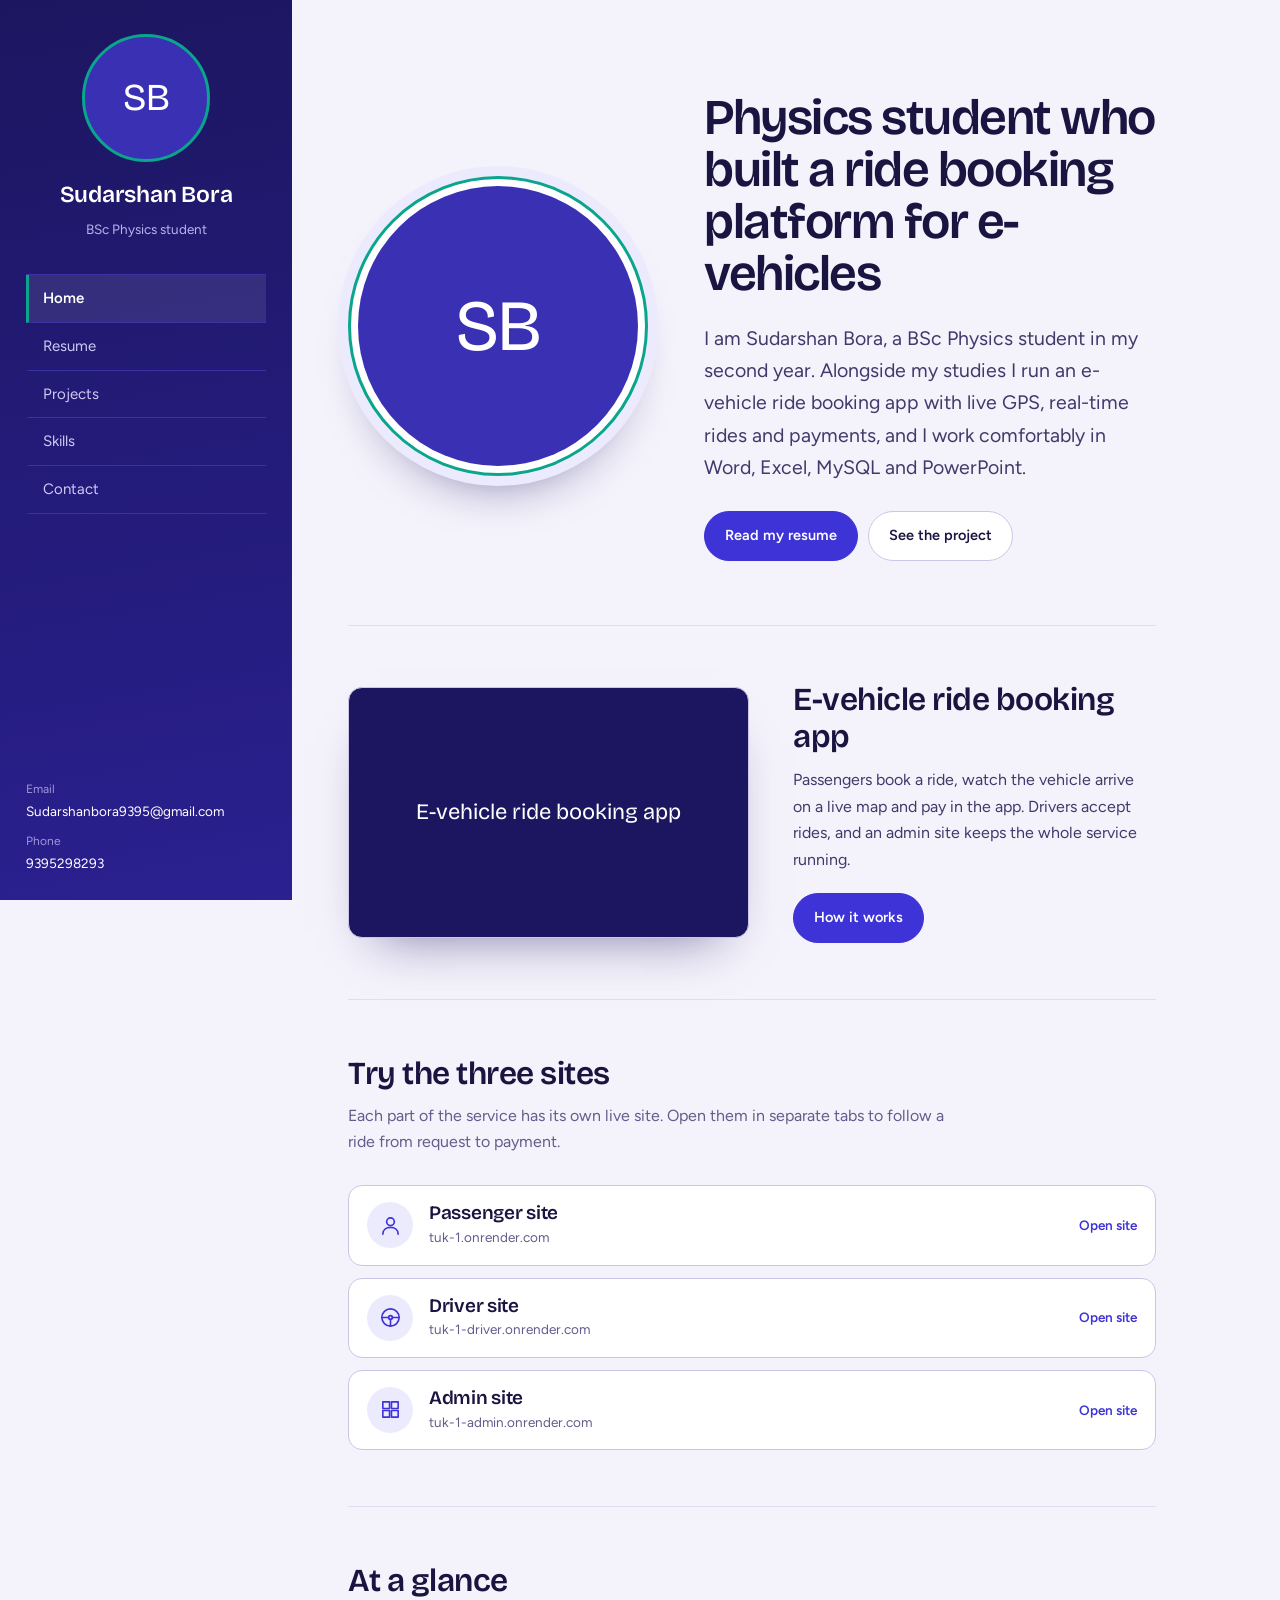
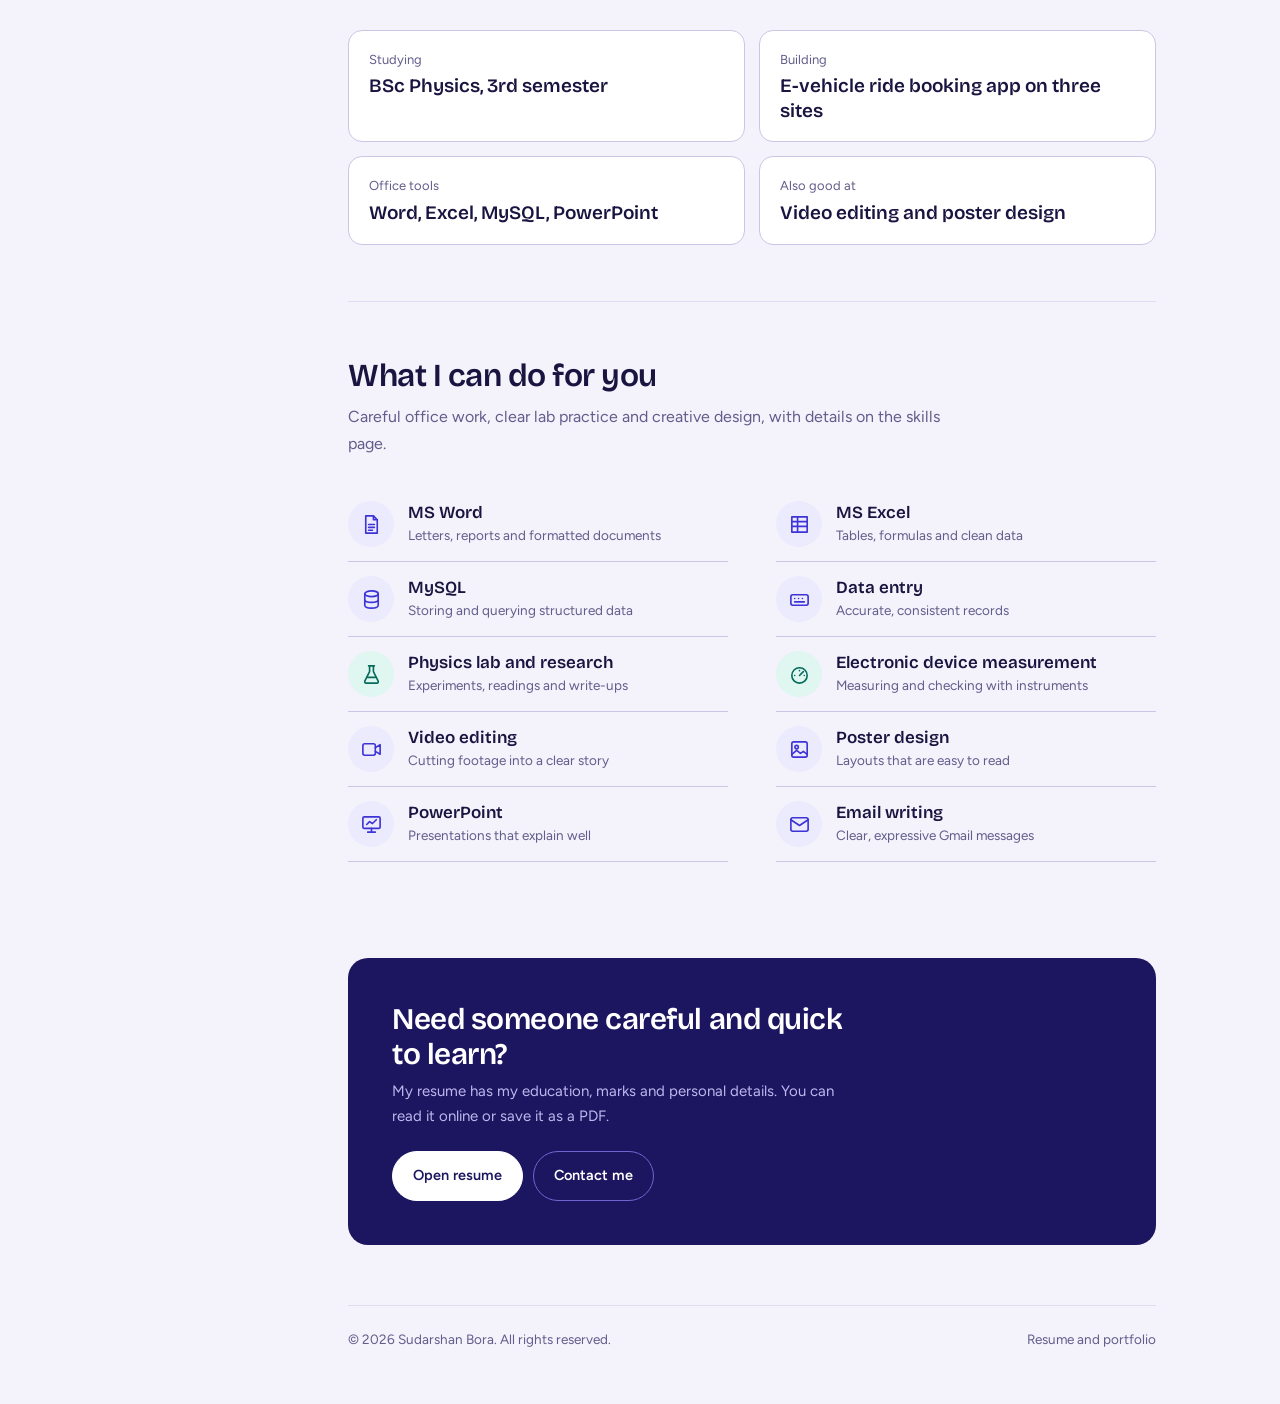
<file: index.html>
<!DOCTYPE html>
<html lang="en">
<head>
<meta charset="utf-8">
<meta name="viewport" content="width=device-width, initial-scale=1">
<title>Sudarshan Bora | BSc Physics student and app builder</title>
<meta name="description" content="Portfolio and resume of Sudarshan Bora, BSc Physics student and owner of an e-vehicle ride booking app with live GPS, real-time rides and payments.">
<meta name="theme-color" content="#1c1660">
<meta property="og:title" content="Sudarshan Bora | BSc Physics student and app builder">
<meta property="og:description" content="Portfolio and resume of Sudarshan Bora, BSc Physics student and owner of an e-vehicle ride booking app with live GPS, real-time rides and payments.">
<meta property="og:image" content="https://iili.io/oJaKAQ9.png">
<link rel="icon" href="favicon.svg" type="image/svg+xml">
<link rel="preconnect" href="https://fonts.googleapis.com">
<link rel="preconnect" href="https://fonts.gstatic.com" crossorigin>
<link href="https://fonts.googleapis.com/css2?family=Bricolage+Grotesque:opsz,wght@12..96,500;12..96,600;12..96,700&family=Figtree:wght@400;500;600;700&display=swap" rel="stylesheet">
<link rel="stylesheet" href="assets/css/style.css">
</head>
<body>
<a class="skip" href="#main">Skip to content</a>
<aside class="side">
<div class="side-top" style="display:contents">
<a class="who" href="index.html"><span class="avatar" data-photo></span><span class="who-t"><b>Sudarshan Bora</b><small>BSc Physics student</small></span></a>
<button class="menu-btn" aria-controls="nav" aria-expanded="false" type="button">Menu</button>
</div>
<nav class="nav" id="nav" aria-label="Main"><a href="index.html" aria-current="page">Home</a><a href="resume.html">Resume</a><a href="projects.html">Projects</a><a href="skills.html">Skills</a><a href="contact.html">Contact</a></nav>
<ul class="side-contact">
<li data-show="email"><small>Email</small><a data-email href="#">email</a></li>
<li data-show="phone"><small>Phone</small><a data-phone href="#">phone</a></li>
<li data-show="location"><small>Location</small><span data-location></span></li>
</ul>
</aside>
<div class="main"><main id="main" class="page">

<style>
.intro.has-portrait{display:grid;grid-template-columns:1fr auto;gap:clamp(24px,5vw,56px);align-items:center}
.portrait{width:clamp(220px,28vw,300px);aspect-ratio:1/1;border-radius:50%;padding:7px;background:var(--paper);border:3px solid var(--teal);box-shadow:0 0 0 10px var(--tint),0 30px 50px -28px rgba(28,22,96,.65);overflow:hidden}
.portrait>*{width:100%;height:100%;border-radius:50%}
.portrait img{object-fit:cover;object-position:center 20%}
.portrait .fallback{display:grid;place-items:center;font-family:var(--display);font-size:72px;color:#fff;background:#3a30b4}
.intro.has-portrait h1{font-size:clamp(32px,4.4vw,50px)}
@media(max-width:820px){.intro.has-portrait{grid-template-columns:1fr}.portrait{order:-1;width:220px;margin:0 auto 6px}}
</style>
<section class="intro has-portrait">
<div class="portrait" data-photo></div>
<div>
<h1>Physics student who built a ride booking platform for e-vehicles</h1>
<p class="lead">I am Sudarshan Bora, a BSc Physics student in my second year. Alongside my studies I run an e-vehicle ride booking app with live GPS, real-time rides and payments, and I work comfortably in Word, Excel, MySQL and PowerPoint.</p>
<div class="cta"><a class="btn primary" href="resume.html">Read my resume</a><a class="btn" href="projects.html">See the project</a></div>
</div>
</section>

<section class="block">
<div class="feature">
<figure class="shot" data-shot><span class="shot-fb">E-vehicle ride booking app</span></figure>
<div>
<h2>E-vehicle ride booking app</h2>
<p>Passengers book a ride, watch the vehicle arrive on a live map and pay in the app. Drivers accept rides, and an admin site keeps the whole service running.</p>
<a class="btn primary" href="projects.html">How it works</a>
</div>
</div>
</section>

<section class="block">
<div class="block-head"><h2>Try the three sites</h2><p>Each part of the service has its own live site. Open them in separate tabs to follow a ride from request to payment.</p></div>
<div class="portals"><a class="portal" href="https://tuk-1.onrender.com" target="_blank" rel="noopener"><span class="ico" data-icon="user"></span><div><h3>Passenger site</h3><span class="url">tuk-1.onrender.com</span></div><span class="go">Open site</span></a><a class="portal" href="https://tuk-1-driver.onrender.com" target="_blank" rel="noopener"><span class="ico" data-icon="steer"></span><div><h3>Driver site</h3><span class="url">tuk-1-driver.onrender.com</span></div><span class="go">Open site</span></a><a class="portal" href="https://tuk-1-admin.onrender.com" target="_blank" rel="noopener"><span class="ico" data-icon="grid"></span><div><h3>Admin site</h3><span class="url">tuk-1-admin.onrender.com</span></div><span class="go">Open site</span></a></div>
</section>

<section class="block">
<div class="block-head"><h2>At a glance</h2></div>
<dl class="glance">
<div><dt>Studying</dt><dd>BSc Physics, 3rd semester</dd></div>
<div><dt>Building</dt><dd>E-vehicle ride booking app on three sites</dd></div>
<div><dt>Office tools</dt><dd>Word, Excel, MySQL, PowerPoint</dd></div>
<div><dt>Also good at</dt><dd>Video editing and poster design</dd></div>
</dl>
</section>

<section class="block">
<div class="block-head"><h2>What I can do for you</h2><p>Careful office work, clear lab practice and creative design, with details on the skills page.</p></div>
<div class="sgrid">
<div class="sitem"><span class="ico" data-icon="word"></span><div><b>MS Word</b><small>Letters, reports and formatted documents</small></div></div>
<div class="sitem"><span class="ico" data-icon="sheet"></span><div><b>MS Excel</b><small>Tables, formulas and clean data</small></div></div>
<div class="sitem"><span class="ico" data-icon="db"></span><div><b>MySQL</b><small>Storing and querying structured data</small></div></div>
<div class="sitem"><span class="ico" data-icon="entry"></span><div><b>Data entry</b><small>Accurate, consistent records</small></div></div>
<div class="sitem"><span class="ico teal" data-icon="flask"></span><div><b>Physics lab and research</b><small>Experiments, readings and write-ups</small></div></div>
<div class="sitem"><span class="ico teal" data-icon="meter"></span><div><b>Electronic device measurement</b><small>Measuring and checking with instruments</small></div></div>
<div class="sitem"><span class="ico" data-icon="video"></span><div><b>Video editing</b><small>Cutting footage into a clear story</small></div></div>
<div class="sitem"><span class="ico" data-icon="poster"></span><div><b>Poster design</b><small>Layouts that are easy to read</small></div></div>
<div class="sitem"><span class="ico" data-icon="slides"></span><div><b>PowerPoint</b><small>Presentations that explain well</small></div></div>
<div class="sitem"><span class="ico" data-icon="mail"></span><div><b>Email writing</b><small>Clear, expressive Gmail messages</small></div></div>
</div>
</section>

<section class="band">
<div><h2>Need someone careful and quick to learn?</h2><p>My resume has my education, marks and personal details. You can read it online or save it as a PDF.</p></div>
<div class="row"><a class="btn" href="resume.html">Open resume</a><a class="btn ghost" href="contact.html">Contact me</a></div>
</section>

<footer class="foot"><span>&copy; <span data-year>2026</span> Sudarshan Bora. All rights reserved.</span><span>Resume and portfolio</span></footer>
</main></div>
<script src="assets/js/config.js"></script>
<script src="assets/js/main.js"></script>
</body>
</html>
</file>
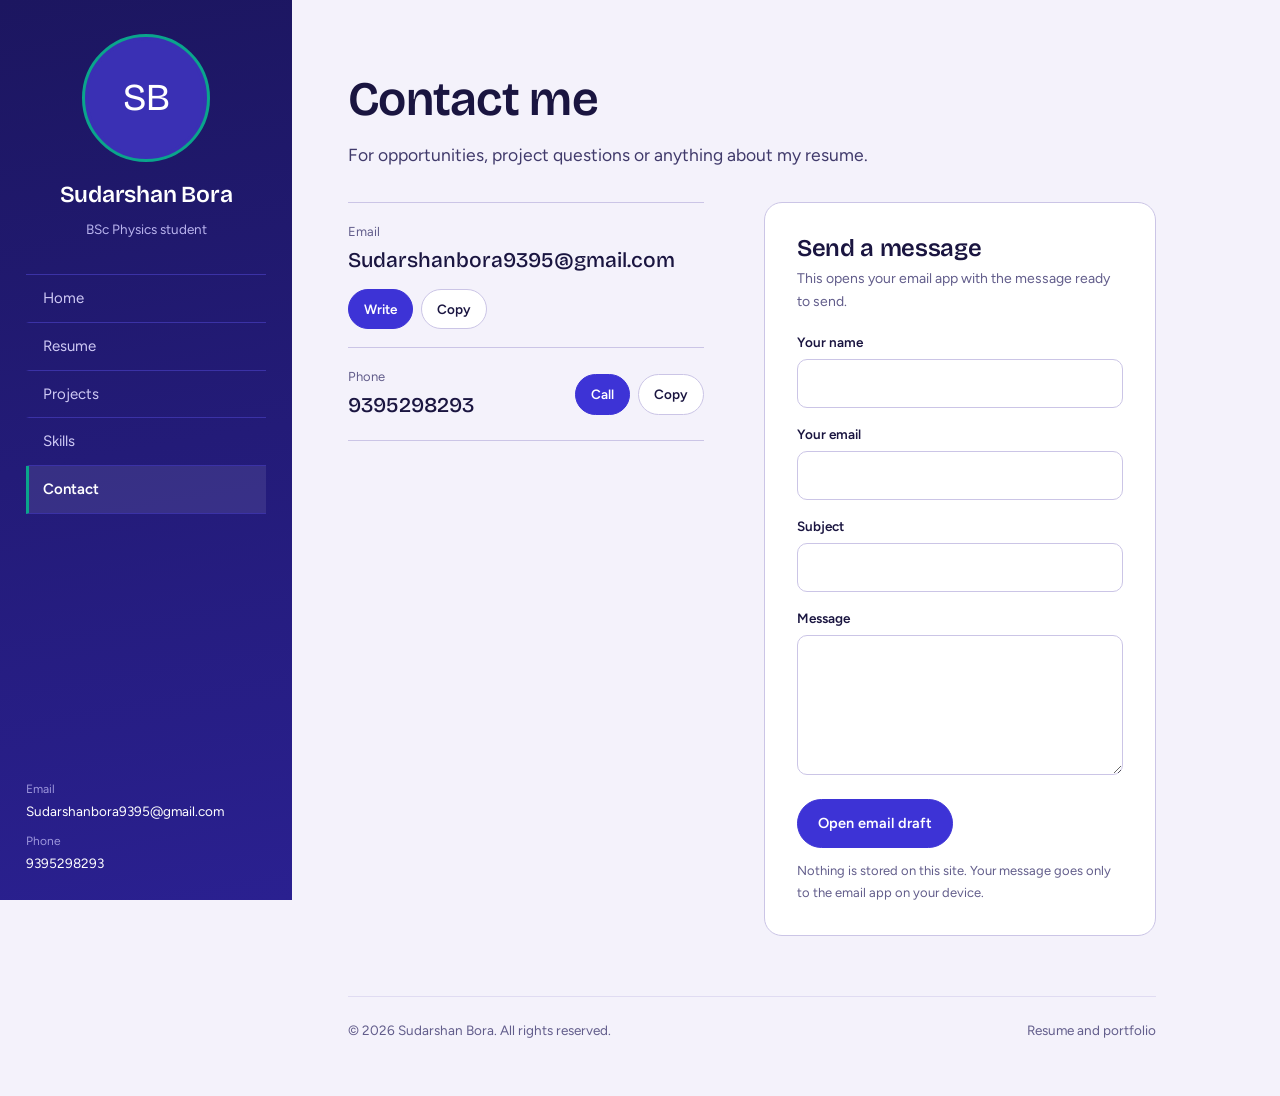
<file: contact.html>
<!DOCTYPE html>
<html lang="en">
<head>
<meta charset="utf-8">
<meta name="viewport" content="width=device-width, initial-scale=1">
<title>Contact | Sudarshan Bora</title>
<meta name="description" content="Contact Sudarshan Bora by email or phone.">
<meta name="theme-color" content="#1c1660">
<meta property="og:title" content="Contact | Sudarshan Bora">
<meta property="og:description" content="Contact Sudarshan Bora by email or phone.">
<meta property="og:image" content="https://iili.io/oJaKAQ9.png">
<link rel="icon" href="favicon.svg" type="image/svg+xml">
<link rel="preconnect" href="https://fonts.googleapis.com">
<link rel="preconnect" href="https://fonts.gstatic.com" crossorigin>
<link href="https://fonts.googleapis.com/css2?family=Bricolage+Grotesque:opsz,wght@12..96,500;12..96,600;12..96,700&family=Figtree:wght@400;500;600;700&display=swap" rel="stylesheet">
<link rel="stylesheet" href="assets/css/style.css">
</head>
<body>
<a class="skip" href="#main">Skip to content</a>
<aside class="side">
<div class="side-top" style="display:contents">
<a class="who" href="index.html"><span class="avatar" data-photo></span><span class="who-t"><b>Sudarshan Bora</b><small>BSc Physics student</small></span></a>
<button class="menu-btn" aria-controls="nav" aria-expanded="false" type="button">Menu</button>
</div>
<nav class="nav" id="nav" aria-label="Main"><a href="index.html">Home</a><a href="resume.html">Resume</a><a href="projects.html">Projects</a><a href="skills.html">Skills</a><a href="contact.html" aria-current="page">Contact</a></nav>
<ul class="side-contact">
<li data-show="email"><small>Email</small><a data-email href="#">email</a></li>
<li data-show="phone"><small>Phone</small><a data-phone href="#">phone</a></li>
<li data-show="location"><small>Location</small><span data-location></span></li>
</ul>
</aside>
<div class="main"><main id="main" class="page">

<section class="page-head"><h1>Contact me</h1><p>For opportunities, project questions or anything about my resume.</p></section>
<div id="contact-empty" class="empty" hidden><b>Contact details are coming soon.</b><p style="margin-top:8px">Please check back shortly.</p></div>
<div class="contact-grid">
<dl class="clist">
<div class="crow" data-show="email"><div><dt>Email</dt><dd><a data-email href="#">email</a></dd></div><div class="acts"><a class="btn small primary" data-email data-keep href="#">Write</a><button class="btn small" type="button" data-copy="email">Copy</button></div></div>
<div class="crow" data-show="phone"><div><dt>Phone</dt><dd><a data-phone href="#">phone</a></dd></div><div class="acts"><a class="btn small primary" data-phone data-keep href="#">Call</a><button class="btn small" type="button" data-copy="phone">Copy</button></div></div>
<div class="crow" data-show="location"><div><dt>Location</dt><dd data-location></dd></div></div>
</dl>
<form class="form" id="contact-form" data-show="email" novalidate>
<h2>Send a message</h2><p class="hint">This opens your email app with the message ready to send.</p>
<div class="field"><label for="f-name">Your name</label><input id="f-name" name="name" type="text" autocomplete="name" required></div>
<div class="field"><label for="f-email">Your email</label><input id="f-email" name="email" type="email" autocomplete="email" required></div>
<div class="field"><label for="f-subject">Subject</label><input id="f-subject" name="subject" type="text"></div>
<div class="field"><label for="f-msg">Message</label><textarea id="f-msg" name="message" required></textarea></div>
<button class="btn primary" type="submit">Open email draft</button>
<p class="note">Nothing is stored on this site. Your message goes only to the email app on your device.</p>
</form>
</div>

<footer class="foot"><span>&copy; <span data-year>2026</span> Sudarshan Bora. All rights reserved.</span><span>Resume and portfolio</span></footer>
</main></div>
<script src="assets/js/config.js"></script>
<script src="assets/js/main.js"></script>
</body>
</html>
</file>
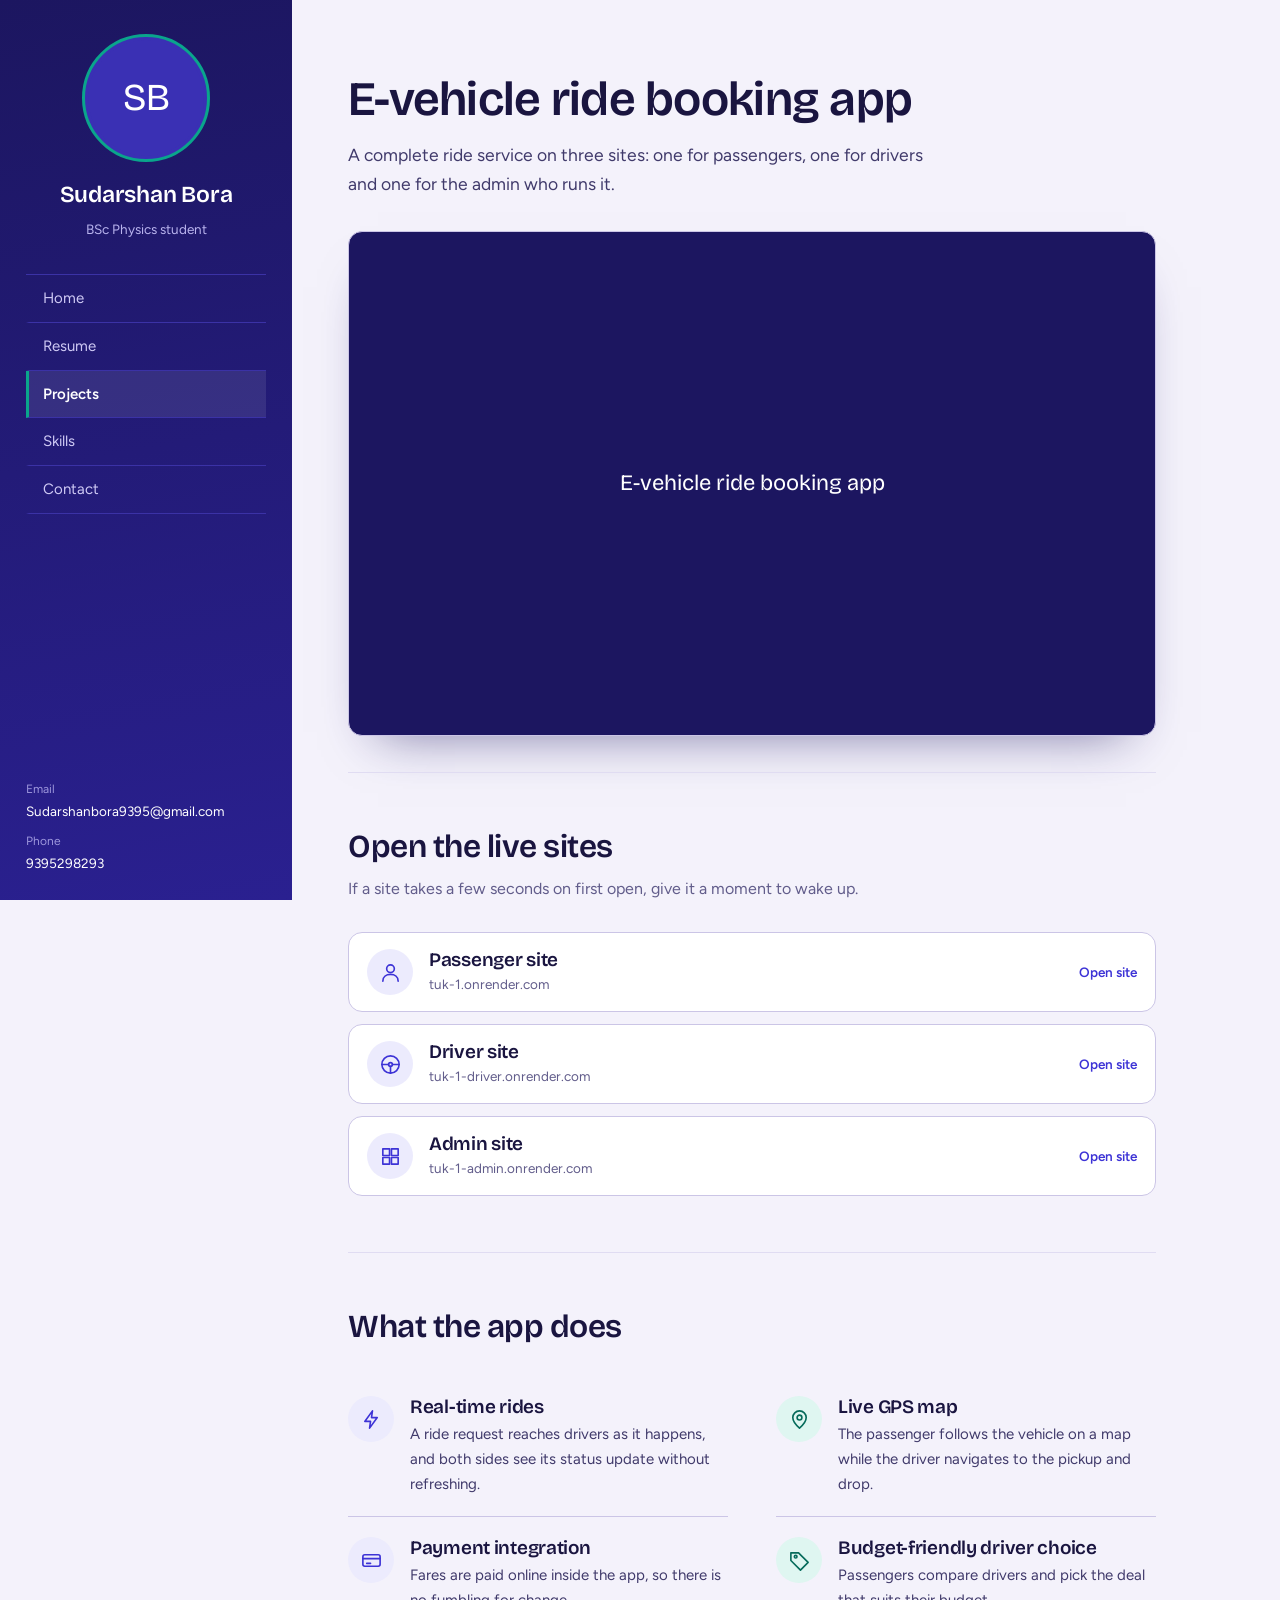
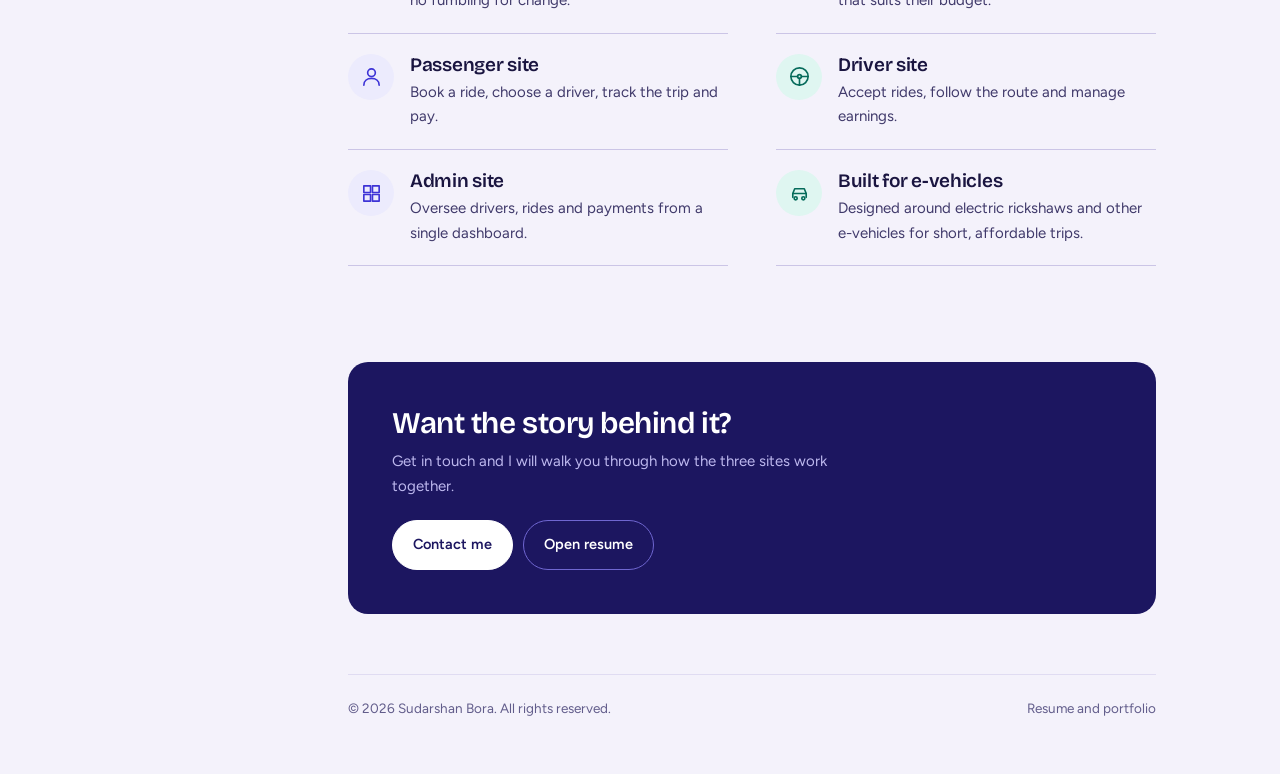
<file: projects.html>
<!DOCTYPE html>
<html lang="en">
<head>
<meta charset="utf-8">
<meta name="viewport" content="width=device-width, initial-scale=1">
<title>Projects | Sudarshan Bora</title>
<meta name="description" content="E-vehicle ride booking app by Sudarshan Bora: real-time rides, live GPS map, payment integration and separate user, driver and admin sites.">
<meta name="theme-color" content="#1c1660">
<meta property="og:title" content="Projects | Sudarshan Bora">
<meta property="og:description" content="E-vehicle ride booking app by Sudarshan Bora: real-time rides, live GPS map, payment integration and separate user, driver and admin sites.">
<meta property="og:image" content="https://iili.io/oJaKAQ9.png">
<link rel="icon" href="favicon.svg" type="image/svg+xml">
<link rel="preconnect" href="https://fonts.googleapis.com">
<link rel="preconnect" href="https://fonts.gstatic.com" crossorigin>
<link href="https://fonts.googleapis.com/css2?family=Bricolage+Grotesque:opsz,wght@12..96,500;12..96,600;12..96,700&family=Figtree:wght@400;500;600;700&display=swap" rel="stylesheet">
<link rel="stylesheet" href="assets/css/style.css">
</head>
<body>
<a class="skip" href="#main">Skip to content</a>
<aside class="side">
<div class="side-top" style="display:contents">
<a class="who" href="index.html"><span class="avatar" data-photo></span><span class="who-t"><b>Sudarshan Bora</b><small>BSc Physics student</small></span></a>
<button class="menu-btn" aria-controls="nav" aria-expanded="false" type="button">Menu</button>
</div>
<nav class="nav" id="nav" aria-label="Main"><a href="index.html">Home</a><a href="resume.html">Resume</a><a href="projects.html" aria-current="page">Projects</a><a href="skills.html">Skills</a><a href="contact.html">Contact</a></nav>
<ul class="side-contact">
<li data-show="email"><small>Email</small><a data-email href="#">email</a></li>
<li data-show="phone"><small>Phone</small><a data-phone href="#">phone</a></li>
<li data-show="location"><small>Location</small><span data-location></span></li>
</ul>
</aside>
<div class="main"><main id="main" class="page">

<section class="page-head"><h1>E-vehicle ride booking app</h1><p>A complete ride service on three sites: one for passengers, one for drivers and one for the admin who runs it.</p></section>
<figure class="shot" data-shot style="margin-bottom:8px"><span class="shot-fb">E-vehicle ride booking app</span></figure>

<section class="block" style="margin-top:36px">
<div class="block-head"><h2>Open the live sites</h2><p>If a site takes a few seconds on first open, give it a moment to wake up.</p></div>
<div class="portals"><a class="portal" href="https://tuk-1.onrender.com" target="_blank" rel="noopener"><span class="ico" data-icon="user"></span><div><h3>Passenger site</h3><span class="url">tuk-1.onrender.com</span></div><span class="go">Open site</span></a><a class="portal" href="https://tuk-1-driver.onrender.com" target="_blank" rel="noopener"><span class="ico" data-icon="steer"></span><div><h3>Driver site</h3><span class="url">tuk-1-driver.onrender.com</span></div><span class="go">Open site</span></a><a class="portal" href="https://tuk-1-admin.onrender.com" target="_blank" rel="noopener"><span class="ico" data-icon="grid"></span><div><h3>Admin site</h3><span class="url">tuk-1-admin.onrender.com</span></div><span class="go">Open site</span></a></div>
</section>

<section class="block">
<div class="block-head"><h2>What the app does</h2></div>
<div class="flist">
<div class="frow"><span class="ico" data-icon="bolt"></span><div><h3>Real-time rides</h3><p>A ride request reaches drivers as it happens, and both sides see its status update without refreshing.</p></div></div><div class="frow"><span class="ico teal" data-icon="pin"></span><div><h3>Live GPS map</h3><p>The passenger follows the vehicle on a map while the driver navigates to the pickup and drop.</p></div></div><div class="frow"><span class="ico" data-icon="pay"></span><div><h3>Payment integration</h3><p>Fares are paid online inside the app, so there is no fumbling for change.</p></div></div><div class="frow"><span class="ico teal" data-icon="tag"></span><div><h3>Budget-friendly driver choice</h3><p>Passengers compare drivers and pick the deal that suits their budget.</p></div></div><div class="frow"><span class="ico" data-icon="user"></span><div><h3>Passenger site</h3><p>Book a ride, choose a driver, track the trip and pay.</p></div></div><div class="frow"><span class="ico teal" data-icon="steer"></span><div><h3>Driver site</h3><p>Accept rides, follow the route and manage earnings.</p></div></div><div class="frow"><span class="ico" data-icon="grid"></span><div><h3>Admin site</h3><p>Oversee drivers, rides and payments from a single dashboard.</p></div></div><div class="frow"><span class="ico teal" data-icon="car"></span><div><h3>Built for e-vehicles</h3><p>Designed around electric rickshaws and other e-vehicles for short, affordable trips.</p></div></div>
</div>
</section>

<section class="band">
<div><h2>Want the story behind it?</h2><p>Get in touch and I will walk you through how the three sites work together.</p></div>
<div class="row"><a class="btn" href="contact.html">Contact me</a><a class="btn ghost" href="resume.html">Open resume</a></div>
</section>

<footer class="foot"><span>&copy; <span data-year>2026</span> Sudarshan Bora. All rights reserved.</span><span>Resume and portfolio</span></footer>
</main></div>
<script src="assets/js/config.js"></script>
<script src="assets/js/main.js"></script>
</body>
</html>
</file>
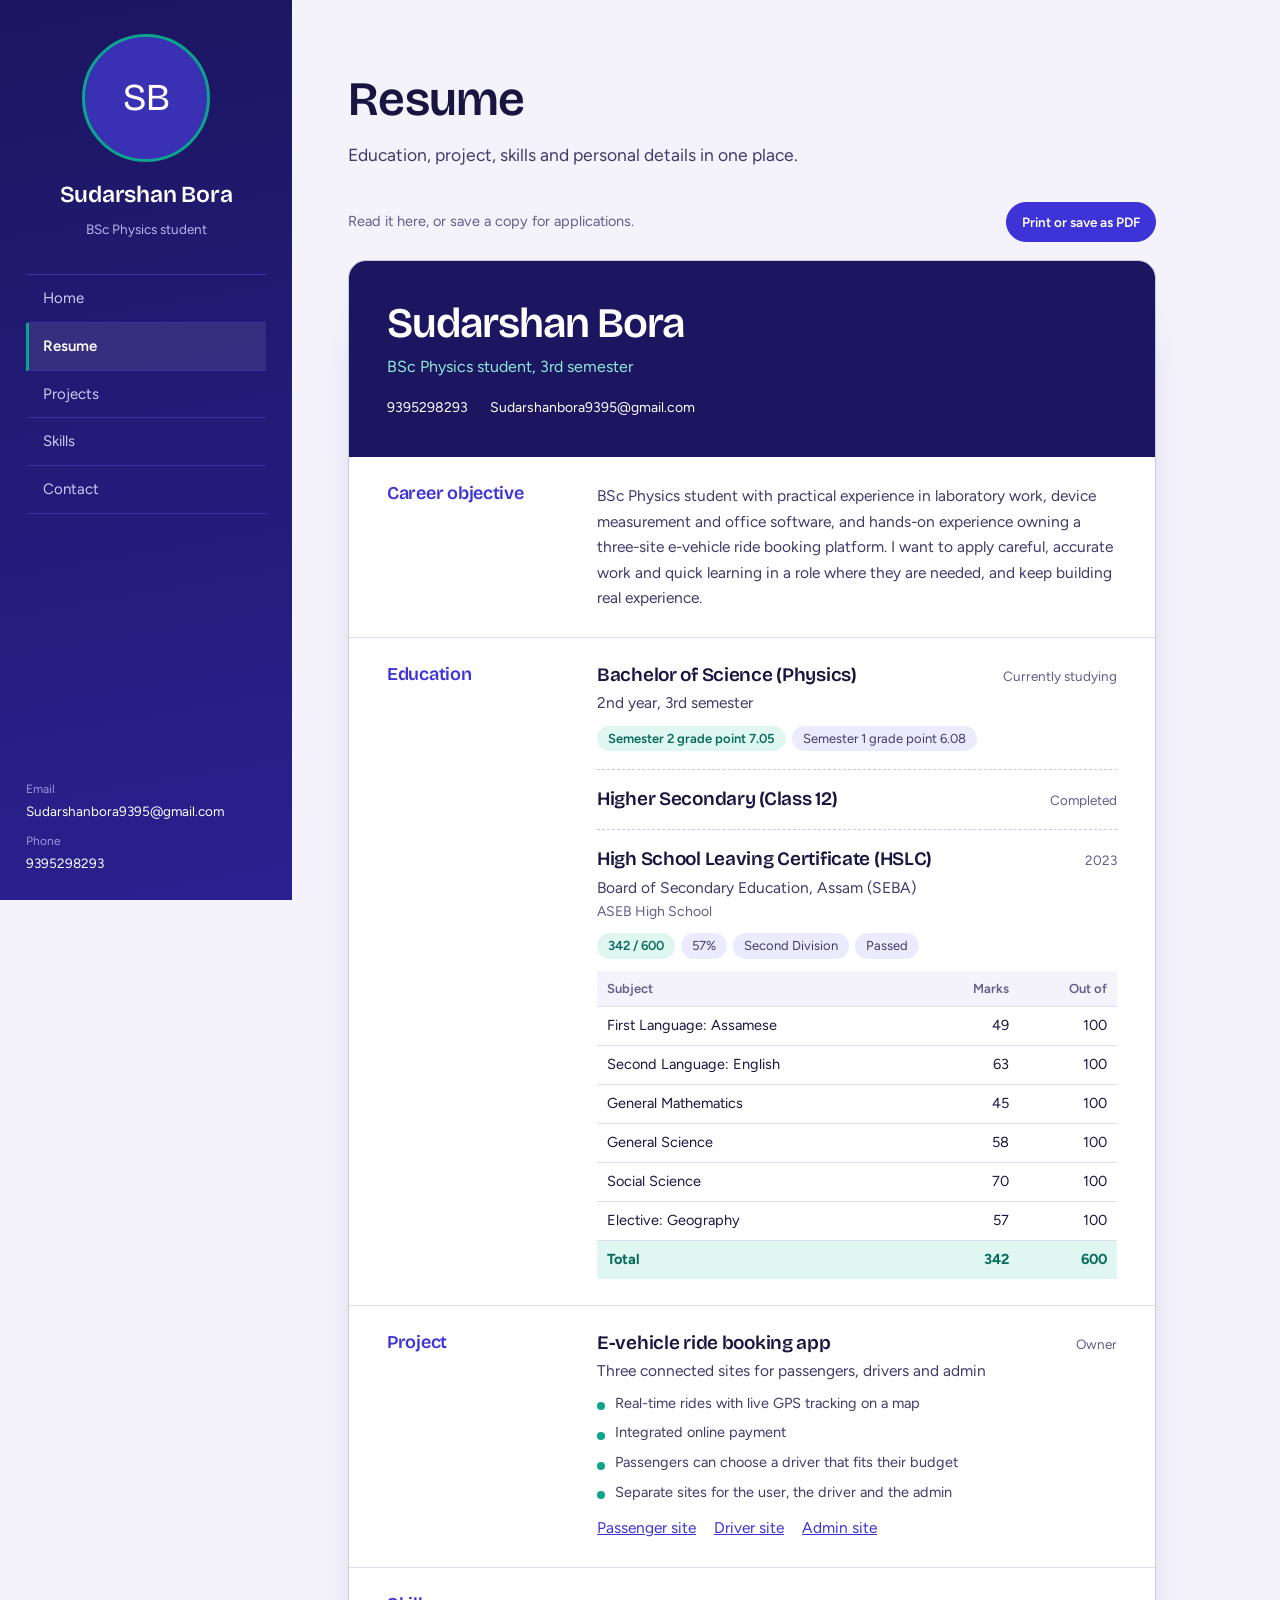
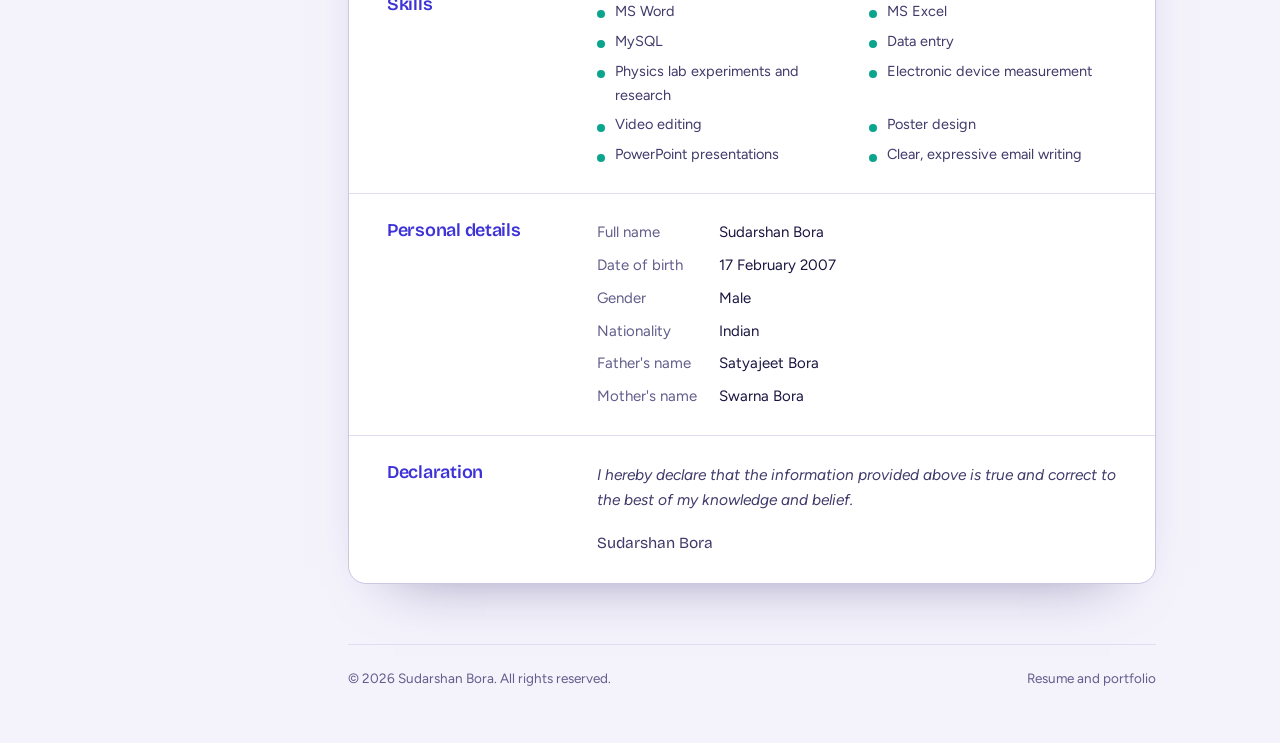
<file: resume.html>
<!DOCTYPE html>
<html lang="en">
<head>
<meta charset="utf-8">
<meta name="viewport" content="width=device-width, initial-scale=1">
<title>Resume | Sudarshan Bora</title>
<meta name="description" content="Resume of Sudarshan Bora: BSc Physics student, HSLC 2023, e-vehicle ride booking app owner, skills and personal details.">
<meta name="theme-color" content="#1c1660">
<meta property="og:title" content="Resume | Sudarshan Bora">
<meta property="og:description" content="Resume of Sudarshan Bora: BSc Physics student, HSLC 2023, e-vehicle ride booking app owner, skills and personal details.">
<meta property="og:image" content="https://iili.io/oJaKAQ9.png">
<link rel="icon" href="favicon.svg" type="image/svg+xml">
<link rel="preconnect" href="https://fonts.googleapis.com">
<link rel="preconnect" href="https://fonts.gstatic.com" crossorigin>
<link href="https://fonts.googleapis.com/css2?family=Bricolage+Grotesque:opsz,wght@12..96,500;12..96,600;12..96,700&family=Figtree:wght@400;500;600;700&display=swap" rel="stylesheet">
<link rel="stylesheet" href="assets/css/style.css">
</head>
<body>
<a class="skip" href="#main">Skip to content</a>
<aside class="side">
<div class="side-top" style="display:contents">
<a class="who" href="index.html"><span class="avatar" data-photo></span><span class="who-t"><b>Sudarshan Bora</b><small>BSc Physics student</small></span></a>
<button class="menu-btn" aria-controls="nav" aria-expanded="false" type="button">Menu</button>
</div>
<nav class="nav" id="nav" aria-label="Main"><a href="index.html">Home</a><a href="resume.html" aria-current="page">Resume</a><a href="projects.html">Projects</a><a href="skills.html">Skills</a><a href="contact.html">Contact</a></nav>
<ul class="side-contact">
<li data-show="email"><small>Email</small><a data-email href="#">email</a></li>
<li data-show="phone"><small>Phone</small><a data-phone href="#">phone</a></li>
<li data-show="location"><small>Location</small><span data-location></span></li>
</ul>
</aside>
<div class="main"><main id="main" class="page">

<section class="page-head"><h1>Resume</h1><p>Education, project, skills and personal details in one place.</p></section>
<div class="cv-tools"><p>Read it here, or save a copy for applications.</p><button class="btn primary small" type="button" data-print>Print or save as PDF</button></div>
<article class="cv">
<header class="cv-head">
<h2>Sudarshan Bora</h2>
<p class="role">BSc Physics student, 3rd semester</p>
<ul>
<li data-show="phone"><a data-phone href="#">phone</a></li>
<li data-show="email"><a data-email href="#">email</a></li>
<li data-show="location"><span data-location></span></li>
</ul>
</header>

<section class="cv-sec"><h3>Career objective</h3>
<p>BSc Physics student with practical experience in laboratory work, device measurement and office software, and hands-on experience owning a three-site e-vehicle ride booking platform. I want to apply careful, accurate work and quick learning in a role where they are needed, and keep building real experience.</p></section>

<section class="cv-sec"><h3>Education</h3>
<div>
<div class="entry"><div class="entry-top"><h4>Bachelor of Science (Physics)</h4><span class="when">Currently studying</span></div>
<p class="org">2nd year, 3rd semester</p>
<div class="chips"><span class="hl">Semester 2 grade point 7.05</span><span>Semester 1 grade point 6.08</span></div></div>
<div class="entry"><div class="entry-top"><h4>Higher Secondary (Class 12)</h4><span class="when">Completed</span></div></div>
<div class="entry"><div class="entry-top"><h4>High School Leaving Certificate (HSLC)</h4><span class="when">2023</span></div>
<p class="org">Board of Secondary Education, Assam (SEBA)<span>ASEB High School</span></p>
<div class="chips"><span class="hl">342 / 600</span><span>57%</span><span>Second Division</span><span>Passed</span></div>
<table class="marks"><thead><tr><th>Subject</th><th>Marks</th><th>Out of</th></tr></thead><tbody><tr><td>First Language: Assamese</td><td>49</td><td>100</td></tr><tr><td>Second Language: English</td><td>63</td><td>100</td></tr><tr><td>General Mathematics</td><td>45</td><td>100</td></tr><tr><td>General Science</td><td>58</td><td>100</td></tr><tr><td>Social Science</td><td>70</td><td>100</td></tr><tr><td>Elective: Geography</td><td>57</td><td>100</td></tr></tbody><tfoot><tr><td>Total</td><td>342</td><td>600</td></tr></tfoot></table></div>
</div></section>

<section class="cv-sec"><h3>Project</h3>
<div class="entry"><div class="entry-top"><h4>E-vehicle ride booking app</h4><span class="when">Owner</span></div>
<p class="org">Three connected sites for passengers, drivers and admin</p>
<ul class="dots" style="margin-top:8px"><li>Real-time rides with live GPS tracking on a map</li><li>Integrated online payment</li><li>Passengers can choose a driver that fits their budget</li><li>Separate sites for the user, the driver and the admin</li></ul>
<p class="plinks"><a href="https://tuk-1.onrender.com" target="_blank" rel="noopener">Passenger site</a><a href="https://tuk-1-driver.onrender.com" target="_blank" rel="noopener">Driver site</a><a href="https://tuk-1-admin.onrender.com" target="_blank" rel="noopener">Admin site</a></p></div></section>

<section class="cv-sec"><h3>Skills</h3>
<ul class="dots twocol"><li>MS Word</li><li>MS Excel</li><li>MySQL</li><li>Data entry</li><li>Physics lab experiments and research</li><li>Electronic device measurement</li><li>Video editing</li><li>Poster design</li><li>PowerPoint presentations</li><li>Clear, expressive email writing</li></ul></section>

<section class="cv-sec"><h3>Personal details</h3>
<dl class="pd">
<dt>Full name</dt><dd>Sudarshan Bora</dd>
<dt>Date of birth</dt><dd>17 February 2007</dd>
<dt>Gender</dt><dd>Male</dd>
<dt>Nationality</dt><dd>Indian</dd>
<dt>Father's name</dt><dd>Satyajeet Bora</dd>
<dt>Mother's name</dt><dd>Swarna Bora</dd>
</dl></section>

<section class="cv-sec"><h3>Declaration</h3>
<div><p class="decl">I hereby declare that the information provided above is true and correct to the best of my knowledge and belief.</p><p class="sign">Sudarshan Bora</p></div></section>
</article>

<footer class="foot"><span>&copy; <span data-year>2026</span> Sudarshan Bora. All rights reserved.</span><span>Resume and portfolio</span></footer>
</main></div>
<script src="assets/js/config.js"></script>
<script src="assets/js/main.js"></script>
</body>
</html>
</file>
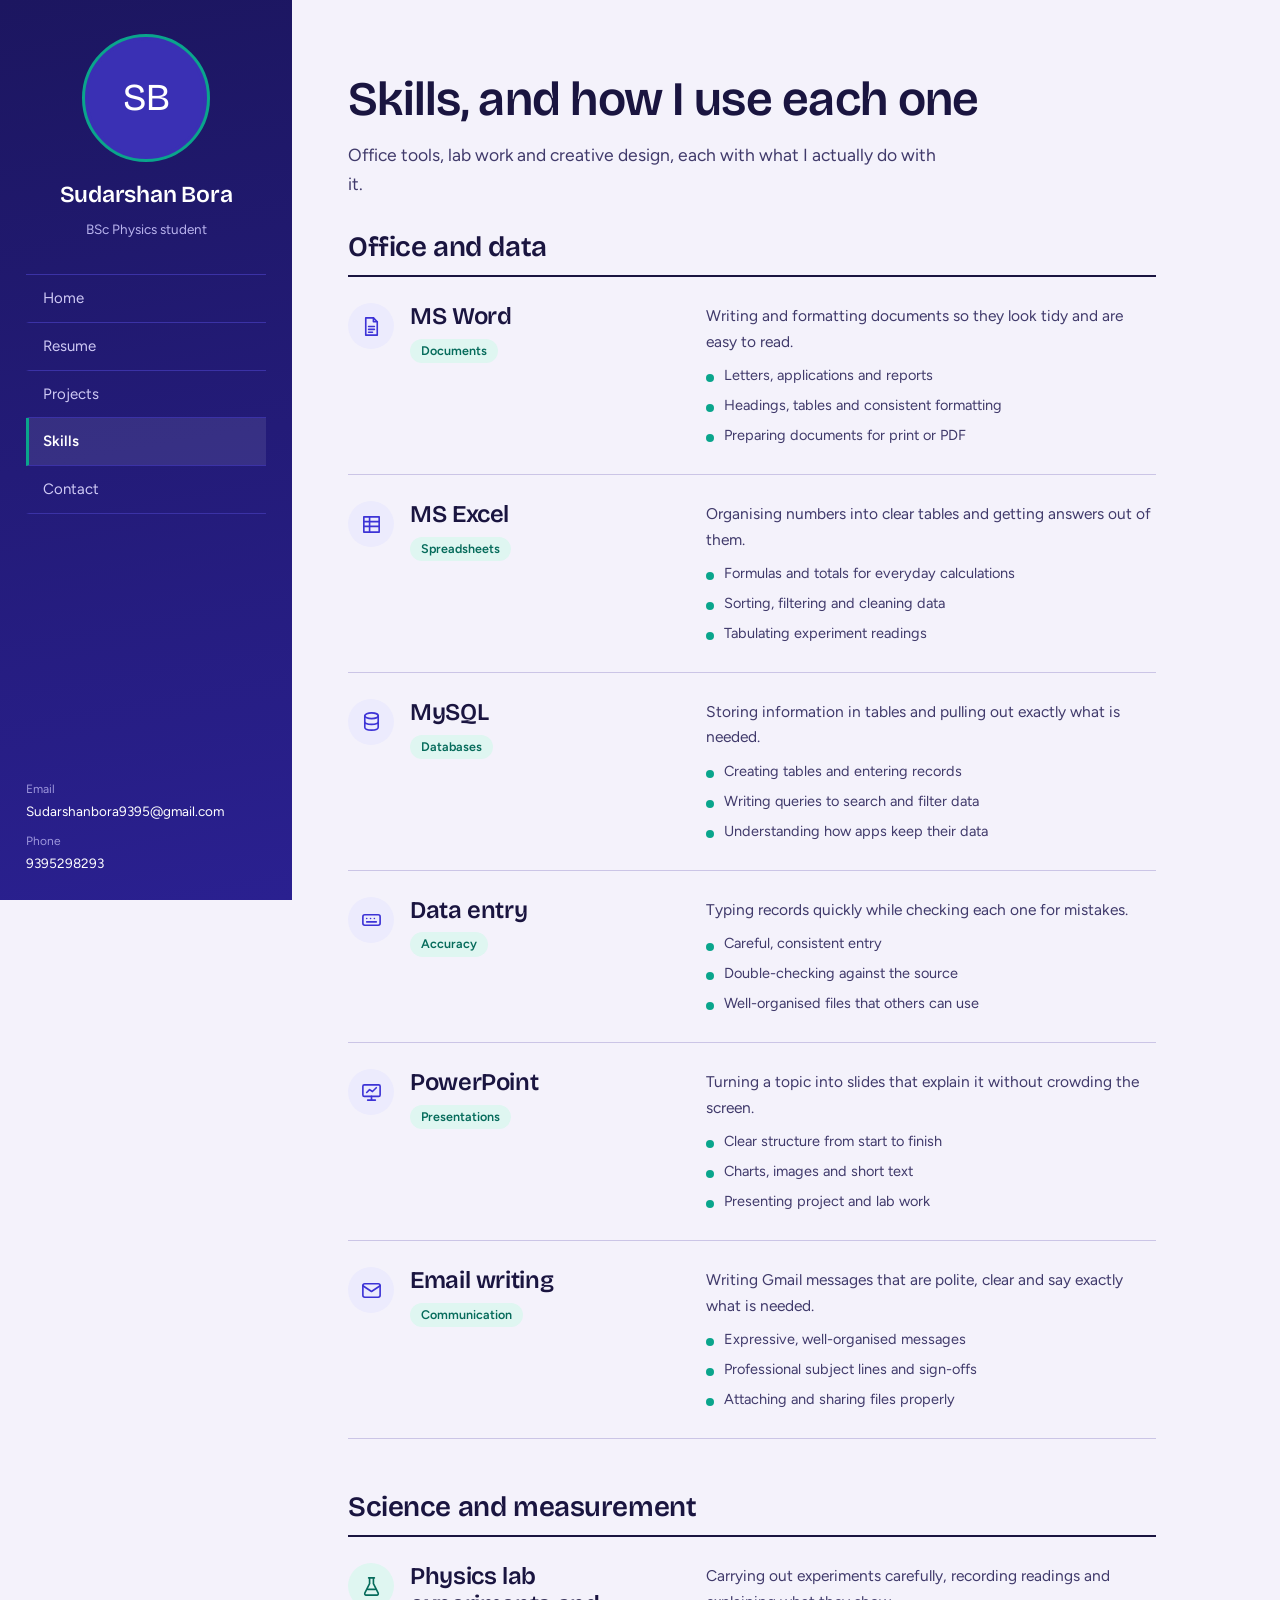
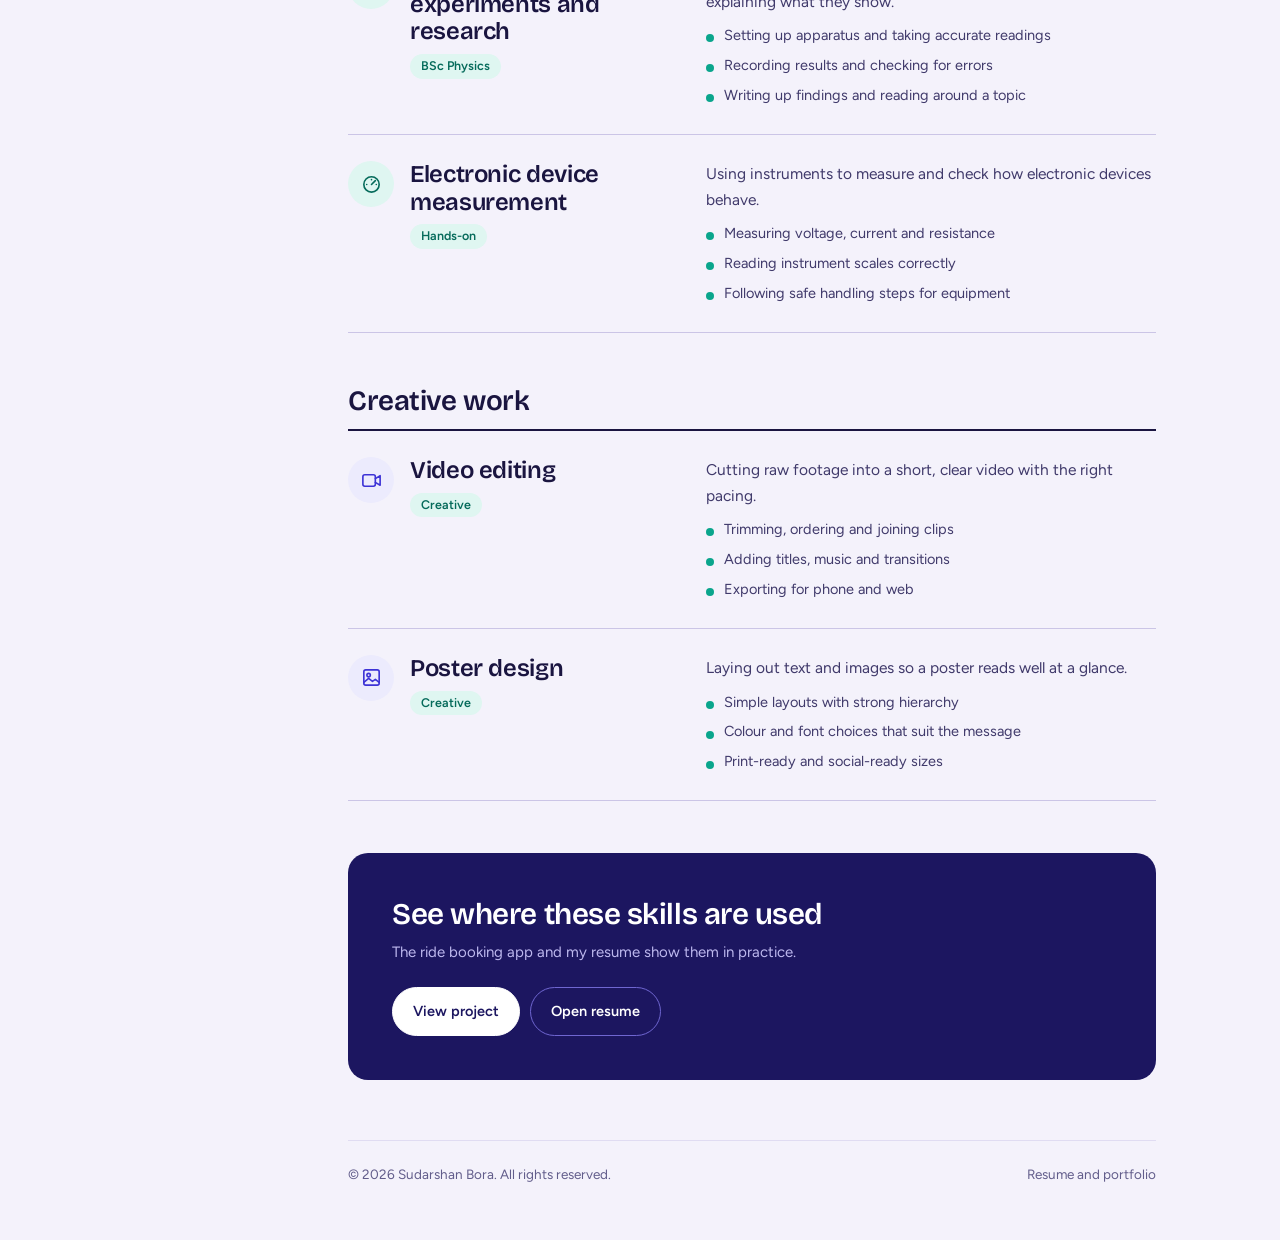
<file: skills.html>
<!DOCTYPE html>
<html lang="en">
<head>
<meta charset="utf-8">
<meta name="viewport" content="width=device-width, initial-scale=1">
<title>Skills | Sudarshan Bora</title>
<meta name="description" content="Skills of Sudarshan Bora: MS Word, Excel, MySQL, data entry, physics lab work, device measurement, video editing, poster design and PowerPoint.">
<meta name="theme-color" content="#1c1660">
<meta property="og:title" content="Skills | Sudarshan Bora">
<meta property="og:description" content="Skills of Sudarshan Bora: MS Word, Excel, MySQL, data entry, physics lab work, device measurement, video editing, poster design and PowerPoint.">
<meta property="og:image" content="https://iili.io/oJaKAQ9.png">
<link rel="icon" href="favicon.svg" type="image/svg+xml">
<link rel="preconnect" href="https://fonts.googleapis.com">
<link rel="preconnect" href="https://fonts.gstatic.com" crossorigin>
<link href="https://fonts.googleapis.com/css2?family=Bricolage+Grotesque:opsz,wght@12..96,500;12..96,600;12..96,700&family=Figtree:wght@400;500;600;700&display=swap" rel="stylesheet">
<link rel="stylesheet" href="assets/css/style.css">
</head>
<body>
<a class="skip" href="#main">Skip to content</a>
<aside class="side">
<div class="side-top" style="display:contents">
<a class="who" href="index.html"><span class="avatar" data-photo></span><span class="who-t"><b>Sudarshan Bora</b><small>BSc Physics student</small></span></a>
<button class="menu-btn" aria-controls="nav" aria-expanded="false" type="button">Menu</button>
</div>
<nav class="nav" id="nav" aria-label="Main"><a href="index.html">Home</a><a href="resume.html">Resume</a><a href="projects.html">Projects</a><a href="skills.html" aria-current="page">Skills</a><a href="contact.html">Contact</a></nav>
<ul class="side-contact">
<li data-show="email"><small>Email</small><a data-email href="#">email</a></li>
<li data-show="phone"><small>Phone</small><a data-phone href="#">phone</a></li>
<li data-show="location"><small>Location</small><span data-location></span></li>
</ul>
</aside>
<div class="main"><main id="main" class="page">

<section class="page-head"><h1>Skills, and how I use each one</h1><p>Office tools, lab work and creative design, each with what I actually do with it.</p></section>

<div class="group"><h2>Office and data</h2>
<article class="srow"><div class="shead"><span class="ico" data-icon="word"></span><div><h3>MS Word</h3><span class="basis">Documents</span></div></div><div class="sbody"><p>Writing and formatting documents so they look tidy and are easy to read.</p><ul><li>Letters, applications and reports</li><li>Headings, tables and consistent formatting</li><li>Preparing documents for print or PDF</li></ul></div></article><article class="srow"><div class="shead"><span class="ico" data-icon="sheet"></span><div><h3>MS Excel</h3><span class="basis">Spreadsheets</span></div></div><div class="sbody"><p>Organising numbers into clear tables and getting answers out of them.</p><ul><li>Formulas and totals for everyday calculations</li><li>Sorting, filtering and cleaning data</li><li>Tabulating experiment readings</li></ul></div></article><article class="srow"><div class="shead"><span class="ico" data-icon="db"></span><div><h3>MySQL</h3><span class="basis">Databases</span></div></div><div class="sbody"><p>Storing information in tables and pulling out exactly what is needed.</p><ul><li>Creating tables and entering records</li><li>Writing queries to search and filter data</li><li>Understanding how apps keep their data</li></ul></div></article><article class="srow"><div class="shead"><span class="ico" data-icon="entry"></span><div><h3>Data entry</h3><span class="basis">Accuracy</span></div></div><div class="sbody"><p>Typing records quickly while checking each one for mistakes.</p><ul><li>Careful, consistent entry</li><li>Double-checking against the source</li><li>Well-organised files that others can use</li></ul></div></article><article class="srow"><div class="shead"><span class="ico" data-icon="slides"></span><div><h3>PowerPoint</h3><span class="basis">Presentations</span></div></div><div class="sbody"><p>Turning a topic into slides that explain it without crowding the screen.</p><ul><li>Clear structure from start to finish</li><li>Charts, images and short text</li><li>Presenting project and lab work</li></ul></div></article><article class="srow"><div class="shead"><span class="ico" data-icon="mail"></span><div><h3>Email writing</h3><span class="basis">Communication</span></div></div><div class="sbody"><p>Writing Gmail messages that are polite, clear and say exactly what is needed.</p><ul><li>Expressive, well-organised messages</li><li>Professional subject lines and sign-offs</li><li>Attaching and sharing files properly</li></ul></div></article>
</div>

<div class="group"><h2>Science and measurement</h2>
<article class="srow"><div class="shead"><span class="ico teal" data-icon="flask"></span><div><h3>Physics lab experiments and research</h3><span class="basis">BSc Physics</span></div></div><div class="sbody"><p>Carrying out experiments carefully, recording readings and explaining what they show.</p><ul><li>Setting up apparatus and taking accurate readings</li><li>Recording results and checking for errors</li><li>Writing up findings and reading around a topic</li></ul></div></article><article class="srow"><div class="shead"><span class="ico teal" data-icon="meter"></span><div><h3>Electronic device measurement</h3><span class="basis">Hands-on</span></div></div><div class="sbody"><p>Using instruments to measure and check how electronic devices behave.</p><ul><li>Measuring voltage, current and resistance</li><li>Reading instrument scales correctly</li><li>Following safe handling steps for equipment</li></ul></div></article>
</div>

<div class="group"><h2>Creative work</h2>
<article class="srow"><div class="shead"><span class="ico" data-icon="video"></span><div><h3>Video editing</h3><span class="basis">Creative</span></div></div><div class="sbody"><p>Cutting raw footage into a short, clear video with the right pacing.</p><ul><li>Trimming, ordering and joining clips</li><li>Adding titles, music and transitions</li><li>Exporting for phone and web</li></ul></div></article><article class="srow"><div class="shead"><span class="ico" data-icon="poster"></span><div><h3>Poster design</h3><span class="basis">Creative</span></div></div><div class="sbody"><p>Laying out text and images so a poster reads well at a glance.</p><ul><li>Simple layouts with strong hierarchy</li><li>Colour and font choices that suit the message</li><li>Print-ready and social-ready sizes</li></ul></div></article>
</div>

<section class="band">
<div><h2>See where these skills are used</h2><p>The ride booking app and my resume show them in practice.</p></div>
<div class="row"><a class="btn" href="projects.html">View project</a><a class="btn ghost" href="resume.html">Open resume</a></div>
</section>

<footer class="foot"><span>&copy; <span data-year>2026</span> Sudarshan Bora. All rights reserved.</span><span>Resume and portfolio</span></footer>
</main></div>
<script src="assets/js/config.js"></script>
<script src="assets/js/main.js"></script>
</body>
</html>
</file>
<file: assets/css/style.css>
/* Sudarshan Bora portfolio - stylesheet */
:root{
  --bg:#f4f2fb; --paper:#fff; --ink:#1a1540; --ink-2:#403a6b; --mute:#625d8b;
  --line:#e0dcf2; --line-2:#cbc5e6; --indigo:#3d33d6; --indigo-d:#2f26b0;
  --deep:#1c1660; --deep-2:#2a2090; --teal:#0aa58c; --teal-d:#066b5b; --teal-soft:#dff6f1; --tint:#ecebfd;
  --display:"Bricolage Grotesque","Trebuchet MS",system-ui,sans-serif;
  --sans:"Figtree",system-ui,-apple-system,"Segoe UI",Roboto,sans-serif;
  --side:292px; --gut:clamp(20px,5vw,56px);
}
*,*::before,*::after{box-sizing:border-box}
html{-webkit-text-size-adjust:100%;scroll-behavior:smooth}
body{margin:0;background:var(--bg);color:var(--ink);font-family:var(--sans);font-size:16px;line-height:1.65;-webkit-font-smoothing:antialiased;display:grid;grid-template-columns:var(--side) 1fr;min-height:100vh}
img{max-width:100%;display:block}
a{color:var(--indigo)}
h1,h2,h3,h4{font-family:var(--display);font-weight:600;margin:0;letter-spacing:-.015em;line-height:1.15}
p{margin:0} ul{margin:0;padding:0;list-style:none} dl,dd{margin:0}
button{font:inherit;color:inherit}
:focus-visible{outline:3px solid var(--teal);outline-offset:2px;border-radius:4px}
.skip{position:absolute;left:-999px;top:8px;background:var(--deep);color:#fff;padding:8px 14px;z-index:100}
.skip:focus{left:8px}

/* sidebar */
.side{position:sticky;top:0;height:100vh;background:linear-gradient(170deg,var(--deep) 0%,var(--deep-2) 100%);color:#dedbf7;display:flex;flex-direction:column;padding:34px 26px 26px;overflow-y:auto}
.who{display:flex;flex-direction:column;align-items:center;text-align:center;text-decoration:none;color:#fff;gap:14px}
.avatar{width:128px;height:128px;border-radius:50%;overflow:hidden;background:#3a30b4;border:3px solid var(--teal);padding:3px;flex:none;display:block}
.avatar>*{border-radius:50%;width:100%;height:100%}
.avatar img{object-fit:cover;object-position:center 22%}
.avatar .fallback{display:grid;place-items:center;font-family:var(--display);font-size:38px;color:#fff;background:#3a30b4}
.who-t b{display:block;font-family:var(--display);font-size:23px;font-weight:600;letter-spacing:-.01em}
.who-t small{display:block;margin-top:4px;font-size:13.5px;color:#b9b4ee}
.menu-btn{display:none}
.nav{display:flex;flex-direction:column;margin-top:34px;border-top:1px solid #3b32a6}
.nav a{display:block;color:#cfcaf5;text-decoration:none;font-size:15px;padding:11px 14px;border-bottom:1px solid #3b32a6;border-left:3px solid transparent}
.nav a:hover{color:#fff;background:rgba(255,255,255,.06)}
.nav a[aria-current="page"]{color:#fff;font-weight:600;border-left-color:var(--teal);background:rgba(255,255,255,.09)}
.side-contact{margin-top:auto;padding-top:28px;font-size:13.5px}
.side-contact li{margin-top:10px;color:#cfcaf5;overflow-wrap:anywhere}
.side-contact small{display:block;color:#9d97dc;font-size:12px}
.side-contact a{color:#fff;text-decoration:none}
.side-contact a:hover{text-decoration:underline}

/* main */
.main{min-width:0}
.page{max-width:920px;padding:0 var(--gut) 24px}
.page-head{padding:clamp(40px,7vw,72px) 0 clamp(20px,3vw,32px)}
.page-head h1{font-size:clamp(32px,4.8vw,48px);max-width:16em}
.page-head p{margin-top:14px;color:var(--ink-2);font-size:17.5px;max-width:34em}
.block{padding:clamp(34px,5vw,56px) 0;border-top:1px solid var(--line)}
.block>h2,.block-head h2{font-size:clamp(25px,3.4vw,32px)}
.block-head{margin-bottom:clamp(20px,3vw,30px);max-width:38em}
.block-head p{margin-top:10px;color:var(--mute);font-size:16px}

/* buttons */
.btn{display:inline-flex;align-items:center;gap:8px;font-size:14.5px;font-weight:600;padding:12px 20px;border-radius:999px;border:1.5px solid var(--line-2);background:var(--paper);color:var(--ink);text-decoration:none;cursor:pointer;transition:border-color .15s,background .15s}
.btn:hover{border-color:var(--indigo)}
.btn.primary{background:var(--indigo);border-color:var(--indigo);color:#fff}
.btn.primary:hover{background:var(--indigo-d);border-color:var(--indigo-d)}
.btn.small{padding:8px 15px;font-size:13.5px}
.cta{display:flex;flex-wrap:wrap;gap:10px;margin-top:28px}

/* icons */
.ico{width:46px;height:46px;border-radius:50%;background:var(--tint);color:var(--indigo);display:grid;place-items:center;flex:none}
.ico svg{width:23px;height:23px;fill:none;stroke:currentColor;stroke-width:1.7;stroke-linecap:round;stroke-linejoin:round}
.ico.teal{background:var(--teal-soft);color:var(--teal-d)}

/* intro (graph paper) */

.intro{position:relative;padding:clamp(44px,8vw,92px) 0 clamp(36px,6vw,64px)}

.intro>*{position:relative}
.intro h1{font-size:clamp(36px,6vw,64px);line-height:1.04;letter-spacing:-.03em;max-width:12.5em}
.intro .lead{margin-top:22px;font-size:clamp(17px,2vw,19.5px);color:var(--ink-2);max-width:31em}

/* featured project */
.feature{display:grid;grid-template-columns:1.05fr .95fr;gap:clamp(22px,4vw,44px);align-items:center}
.shot{margin:0;border-radius:14px;overflow:hidden;border:1px solid var(--line-2);background:var(--deep);box-shadow:0 26px 50px -30px rgba(28,22,96,.6);aspect-ratio:16/10}
.shot img{width:100%;height:100%;object-fit:cover}
.shot .shot-fb{display:none;width:100%;height:100%;place-items:center;color:#fff;font-family:var(--display);font-size:22px;padding:20px;text-align:center}
.shot.nofile .shot-fb{display:grid}
.feature h2{font-size:clamp(25px,3.4vw,32px)}
.feature p{margin-top:12px;color:var(--ink-2)}
.feature .btn{margin-top:20px}
@media(max-width:820px){.feature{grid-template-columns:1fr}}

/* portals */
.portals{display:grid;gap:12px}
.portal{display:flex;align-items:center;gap:16px;padding:16px 18px;background:var(--paper);border:1.5px solid var(--line-2);border-radius:14px;text-decoration:none;color:var(--ink);transition:border-color .15s,transform .15s}
.portal:hover{border-color:var(--indigo)}
.portal div{min-width:0;flex:1}
.portal h3{font-size:19px}
.portal span.url{display:block;font-size:13.5px;color:var(--mute);overflow-wrap:anywhere;margin-top:2px}
.portal .go{font-size:13.5px;font-weight:600;color:var(--indigo);white-space:nowrap}

/* feature list */
.flist{display:grid;grid-template-columns:1fr 1fr;gap:0 clamp(20px,4vw,48px)}
.frow{display:flex;gap:16px;padding:20px 0;border-bottom:1px solid var(--line-2)}
.frow h3{font-size:19px}
.frow p{margin-top:4px;font-size:15px;color:var(--ink-2)}
@media(max-width:700px){.flist{grid-template-columns:1fr}}

/* glance */
.glance{display:grid;grid-template-columns:1fr 1fr;gap:14px}
.glance div{background:var(--paper);border:1px solid var(--line-2);border-radius:14px;padding:18px 20px}
.glance dt{font-size:13px;color:var(--mute)}
.glance dd{margin-top:4px;font-family:var(--display);font-size:19px;font-weight:600;line-height:1.3}
@media(max-width:620px){.glance{grid-template-columns:1fr}}

/* skill grid (home) */
.sgrid{display:grid;grid-template-columns:1fr 1fr;gap:0 clamp(20px,4vw,48px)}
.sitem{display:flex;gap:14px;align-items:center;padding:14px 0;border-bottom:1px solid var(--line-2)}
.sitem b{font-family:var(--display);font-weight:600;font-size:17px;display:block;line-height:1.25}
.sitem small{display:block;font-size:13.5px;color:var(--mute)}
@media(max-width:620px){.sgrid{grid-template-columns:1fr}}

/* band */
.band{margin:clamp(24px,4vw,40px) 0 0;background:var(--deep);color:#fff;border-radius:20px;padding:clamp(26px,5vw,44px);display:flex;justify-content:space-between;align-items:center;gap:22px;flex-wrap:wrap}
.band h2{font-size:clamp(22px,3.2vw,30px);max-width:16em}
.band p{margin-top:8px;color:#bdb8ee;font-size:15px;max-width:30em}
.band .btn{background:#fff;border-color:#fff;color:var(--deep)}
.band .btn.ghost{background:transparent;color:#fff;border-color:#6f66d1}
.band .btn.ghost:hover{border-color:#fff}
.band .row{display:flex;gap:10px;flex-wrap:wrap}

/* skills page */
.group{margin-bottom:clamp(30px,5vw,52px)}
.group>h2{font-size:clamp(23px,3vw,28px);padding-bottom:12px;border-bottom:2px solid var(--ink)}
.group>p{margin-top:10px;color:var(--mute);font-size:15.5px;max-width:36em}
.srow{display:grid;grid-template-columns:1fr 1.45fr;gap:clamp(18px,4vw,48px);padding:26px 0;border-bottom:1px solid var(--line-2)}
.shead{display:flex;gap:16px}
.shead h3{font-size:clamp(20px,2.6vw,24px)}
.basis{display:inline-block;margin-top:8px;font-size:12.5px;color:var(--teal-d);background:var(--teal-soft);border-radius:999px;padding:2px 11px;font-weight:600}
.sbody p{color:var(--ink-2);font-size:15.5px;max-width:36em}
.sbody ul{margin-top:10px}
.sbody li,.dots li{position:relative;padding-left:18px;margin-top:6px;font-size:14.5px;color:var(--ink-2)}
.sbody li::before,.dots li::before{content:"";position:absolute;left:0;top:.7em;width:8px;height:8px;border-radius:50%;background:var(--teal)}
@media(max-width:820px){.srow{grid-template-columns:1fr}}

/* resume */
.cv-tools{display:flex;justify-content:space-between;gap:14px;align-items:center;flex-wrap:wrap;margin-bottom:18px}
.cv-tools p{font-size:14.5px;color:var(--mute)}
.cv{background:var(--paper);border:1px solid var(--line-2);border-radius:18px;overflow:hidden;box-shadow:0 30px 60px -46px rgba(28,22,96,.6)}
.cv-head{background:var(--deep);color:#fff;padding:clamp(24px,4vw,38px)}
.cv-head h2{font-size:clamp(30px,4.4vw,42px);letter-spacing:-.025em}
.cv-head .role{margin-top:6px;color:#8ee9d8;font-size:16px}
.cv-head ul{display:flex;flex-wrap:wrap;gap:6px 22px;margin-top:16px;font-size:14px;color:#d6d2f6}
.cv-head a{color:#fff;text-decoration:none}
.cv-sec{display:grid;grid-template-columns:170px 1fr;gap:6px clamp(18px,4vw,40px);padding:26px clamp(24px,4vw,38px);border-top:1px solid var(--line)}
.cv-sec:first-of-type{border-top:0}
.cv-sec>h3{font-size:18px;color:var(--indigo)}
.cv-sec p{color:var(--ink-2);font-size:15.5px}
.entry{padding-bottom:18px}
.entry+.entry{padding-top:18px;border-top:1px dashed var(--line-2)}
.entry:last-child{padding-bottom:0}
.entry-top{display:flex;justify-content:space-between;gap:16px;flex-wrap:wrap;align-items:baseline}
.entry h4{font-size:19px}
.when{font-size:13.5px;color:var(--mute)}
.org{font-size:14.5px;color:var(--ink-2);margin-top:3px}
.org span{display:block;color:var(--mute);font-size:14px}
.chips{display:flex;flex-wrap:wrap;gap:6px;margin-top:10px}
.chips span{font-size:13px;background:var(--tint);border-radius:999px;padding:2px 11px;color:var(--ink-2)}
.chips span.hl{background:var(--teal-soft);color:var(--teal-d);font-weight:600}
.marks{width:100%;border-collapse:collapse;margin-top:12px;font-size:14.5px}
.marks th,.marks td{text-align:left;padding:7px 10px;border-bottom:1px solid var(--line)}
.marks th{font-size:13px;color:var(--mute);font-weight:600;background:var(--bg)}
.marks td:not(:first-child),.marks th:not(:first-child){text-align:right;white-space:nowrap}
.marks tfoot td{font-weight:700;border-bottom:0;background:var(--teal-soft);color:var(--teal-d)}
.twocol{display:grid;grid-template-columns:1fr 1fr;gap:0 24px}
.pd{display:grid;grid-template-columns:auto 1fr;gap:8px 22px;font-size:15px}
.pd dt{color:var(--mute)}
.pd dd{color:var(--ink)}
.decl{font-style:italic}
.sign{margin-top:18px;font-family:var(--display);font-size:21px;color:var(--ink)}
.plinks{display:flex;flex-wrap:wrap;gap:6px 18px;margin-top:10px;font-size:14px}
@media(max-width:760px){.cv-sec{grid-template-columns:1fr}.twocol{grid-template-columns:1fr}}

/* contact */
.contact-grid{display:grid;grid-template-columns:1fr 1.1fr;gap:clamp(24px,5vw,60px);align-items:start}
.clist{border-top:1px solid var(--line-2)}
.crow{display:flex;justify-content:space-between;align-items:center;gap:12px;padding:18px 0;border-bottom:1px solid var(--line-2);flex-wrap:wrap}
.crow dt{font-size:13px;color:var(--mute)}
.crow dd{font-family:var(--display);font-size:21px;font-weight:500;overflow-wrap:anywhere}
.crow dd a{color:var(--ink);text-decoration:none}
.crow .acts{display:flex;gap:8px}
.form{background:var(--paper);border:1px solid var(--line-2);border-radius:18px;padding:clamp(20px,4vw,32px)}
.form h2{font-size:24px;margin-bottom:4px}
.form .hint{font-size:14px;color:var(--mute);margin-bottom:18px}
.field{margin-bottom:15px}
.field label{display:block;font-size:13.5px;font-weight:600;margin-bottom:6px}
.field input,.field textarea{width:100%;font:inherit;font-size:15px;color:var(--ink);background:#fff;border:1.5px solid var(--line-2);border-radius:10px;padding:11px 13px}
.field textarea{min-height:140px;resize:vertical}
.field input:focus,.field textarea:focus{outline:3px solid var(--teal);outline-offset:0;border-color:transparent}
.note{margin-top:12px;font-size:13px;color:var(--mute)}
.empty{border:1px solid var(--line-2);background:var(--paper);border-radius:14px;padding:26px;max-width:34em;margin-bottom:24px}
@media(max-width:820px){.contact-grid{grid-template-columns:1fr}}
.toast{position:fixed;left:50%;bottom:24px;transform:translate(-50%,20px);background:var(--deep);color:#fff;font-size:14px;padding:10px 18px;border-radius:999px;opacity:0;pointer-events:none;transition:opacity .2s,transform .2s;z-index:90}
.toast.show{opacity:1;transform:translate(-50%,0)}

.foot{margin-top:clamp(36px,6vw,60px);padding:22px 0 30px;border-top:1px solid var(--line);font-size:13.5px;color:var(--mute);display:flex;justify-content:space-between;gap:12px;flex-wrap:wrap}

/* mobile: sidebar becomes a top bar */
@media(max-width:900px){
  body{display:block}
  .side{position:sticky;top:0;z-index:60;height:auto;flex-direction:row;flex-wrap:wrap;align-items:center;justify-content:space-between;padding:10px var(--gut);overflow:visible}
  .who{flex-direction:row;text-align:left;gap:12px}
  .avatar{width:44px;height:44px;border-width:2px;padding:2px}
  .avatar .fallback{font-size:15px}
  .who-t b{font-size:18px}
  .who-t small{display:none}
  .menu-btn{display:block;background:transparent;border:1.5px solid #5a50c4;color:#fff;border-radius:999px;padding:6px 15px;font-size:14px;cursor:pointer}
  .nav{display:none;position:absolute;left:0;right:0;top:100%;margin:0;background:var(--deep);border-top:1px solid #3b32a6;padding:4px var(--gut) 12px}
  .nav.open{display:flex}
  .side-contact{display:none}
}

@media print{
  @page{margin:12mm}
  .side,.cv-tools,.band,.skip,.toast,.foot,.page-head{display:none!important}
  body{display:block;background:#fff;font-size:12px}
  .page{max-width:none;padding:0}
  .cv{border:0;box-shadow:none;border-radius:0}
  .cv-head{-webkit-print-color-adjust:exact;print-color-adjust:exact}
  .chips span,.marks th,.marks tfoot td{-webkit-print-color-adjust:exact;print-color-adjust:exact}
  .cv-sec{break-inside:avoid;padding:16px 20px}
  .entry{break-inside:avoid}
}
@media(prefers-reduced-motion:reduce){html{scroll-behavior:auto}.portal,.btn,.toast{transition:none}}
</file>
